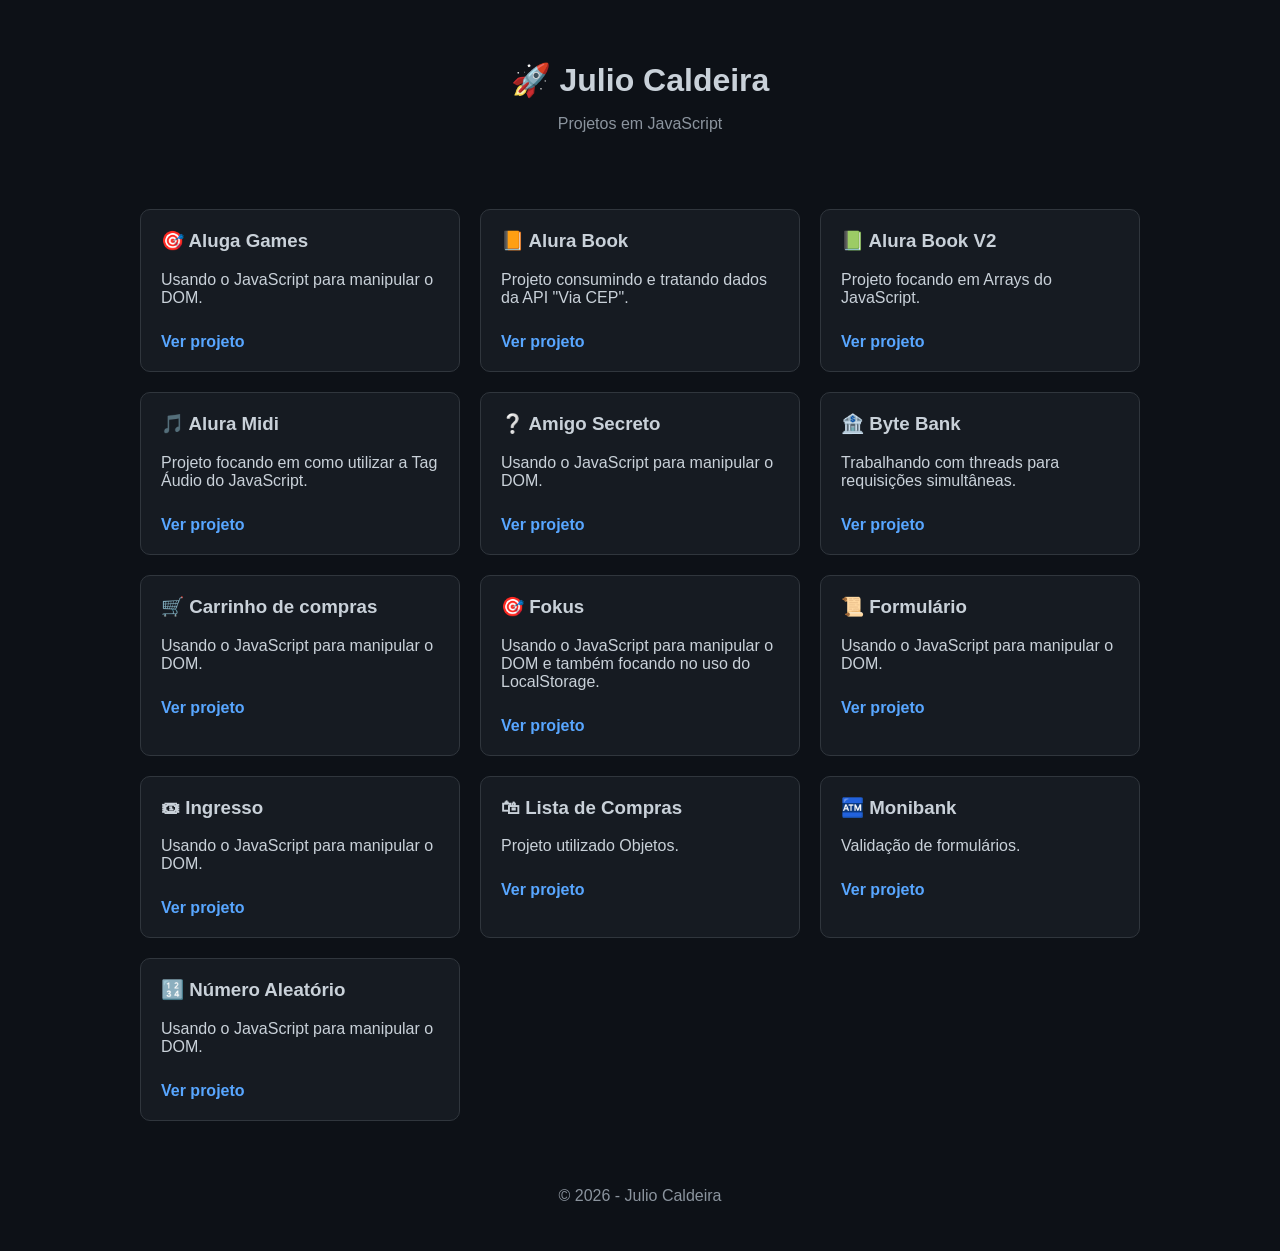
<file: index.html>
<!DOCTYPE html>
<html lang="pt-br">
<head>
  <meta charset="UTF-8">
  <meta name="viewport" content="width=device-width, initial-scale=1.0">
  <title>Portifólio - Julio Caldeira</title>

  <style>
    body {
      margin: 0;
      font-family: Arial, sans-serif;
      background: #0d1117;
      color: #c9d1d9;
    }

    header {
      text-align: center;
      padding: 40px 20px;
    }

    header h1 {
      margin-bottom: 10px;
    }

    header p {
      color: #8b949e;
    }

    .container {
      max-width: 1000px;
      margin: auto;
      padding: 20px;
    }

    .grid {
      display: grid;
      grid-template-columns: repeat(auto-fit, minmax(250px, 1fr));
      gap: 20px;
    }

    .card {
      background: #161b22;
      padding: 20px;
      border-radius: 10px;
      transition: 0.3s;
      border: 1px solid #30363d;
    }

    .card:hover {
      transform: translateY(-5px);
      border-color: #58a6ff;
    }

    .card h3 {
      margin-top: 0;
    }

    .card a {
      display: inline-block;
      margin-top: 10px;
      text-decoration: none;
      color: #58a6ff;
      font-weight: bold;
    }

    footer {
      text-align: center;
      padding: 30px;
      color: #8b949e;
    }
  </style>
</head>

<body>

  <header>
    <h1>🚀 Julio Caldeira</h1>
    <p>Projetos em JavaScript</p>
  </header>

  <div class="container">
    <div class="grid">

      <div class="card">
        <h3>🎯 Aluga Games</h3>
        <p>Usando o JavaScript para manipular o DOM.</p>
        <a href="./AlugaGames">Ver projeto</a>
      </div>

      <div class="card">
        <h3>📙 Alura Book</h3>
        <p>Projeto consumindo e tratando dados da API "Via CEP".</p>
        <a href="./AluraBooks/">Ver projeto</a>
      </div>

      <div class="card">
        <h3>📗 Alura Book V2</h3>
        <p>Projeto focando em Arrays do JavaScript.</p>
        <a href="./AluraBooks_2/">Ver projeto</a>
      </div>

      <div class="card">
        <h3>🎵 Alura Midi</h3>
        <p>Projeto focando em como utilizar a Tag Áudio do JavaScript.</p>
        <a href="./AluraMidi/">Ver projeto</a>
      </div>

      <div class="card">
        <h3>❔ Amigo Secreto</h3>
        <p>Usando o JavaScript para manipular o DOM.</p>
        <a href="./AmigoSecreto/">Ver projeto</a>
      </div>

      <div class="card">
        <h3>🏦 Byte Bank</h3>
        <p>Trabalhando com threads para requisições simultâneas.</p>
        <a href="./ByteBank/">Ver projeto</a>
      </div>

      <div class="card">
        <h3>🛒 Carrinho de compras</h3>
        <p>Usando o JavaScript para manipular o DOM.</p>
        <a href="./CarrinhoCompras/">Ver projeto</a>
      </div>

      <div class="card">
        <h3>🎯 Fokus</h3>
        <p>Usando o JavaScript para manipular o DOM e também focando no uso do LocalStorage.</p>
        <a href="./Fokus/">Ver projeto</a>
      </div>

      <div class="card">
        <h3>📜 Formulário</h3>
        <p>Usando o JavaScript para manipular o DOM.</p>
        <a href="./Formulário/">Ver projeto</a>
      </div>

      <div class="card">
        <h3>🎟 Ingresso</h3>
        <p>Usando o JavaScript para manipular o DOM.</p>
        <a href="./Ingresso/">Ver projeto</a>
      </div>

      <div class="card">
        <h3>🛍 Lista de Compras</h3>
        <p>Projeto utilizado Objetos.</p>
        <a href="./ListaDeCompras/">Ver projeto</a>
      </div>

      <div class="card">
        <h3>🏧 Monibank</h3>
        <p>Validação de formulários.</p>
        <a href="./Monibank/">Ver projeto</a>
      </div>

      <div class="card">
        <h3>🔢 Número Aleatório</h3>
        <p>Usando o JavaScript para manipular o DOM.</p>
        <a href="./NumeroAleatório/">Ver projeto</a>
      </div>
      
    </div>
  </div>

  <footer>
    <p>© 2026 - Julio Caldeira</p>
  </footer>

</body>
</html>
</file>
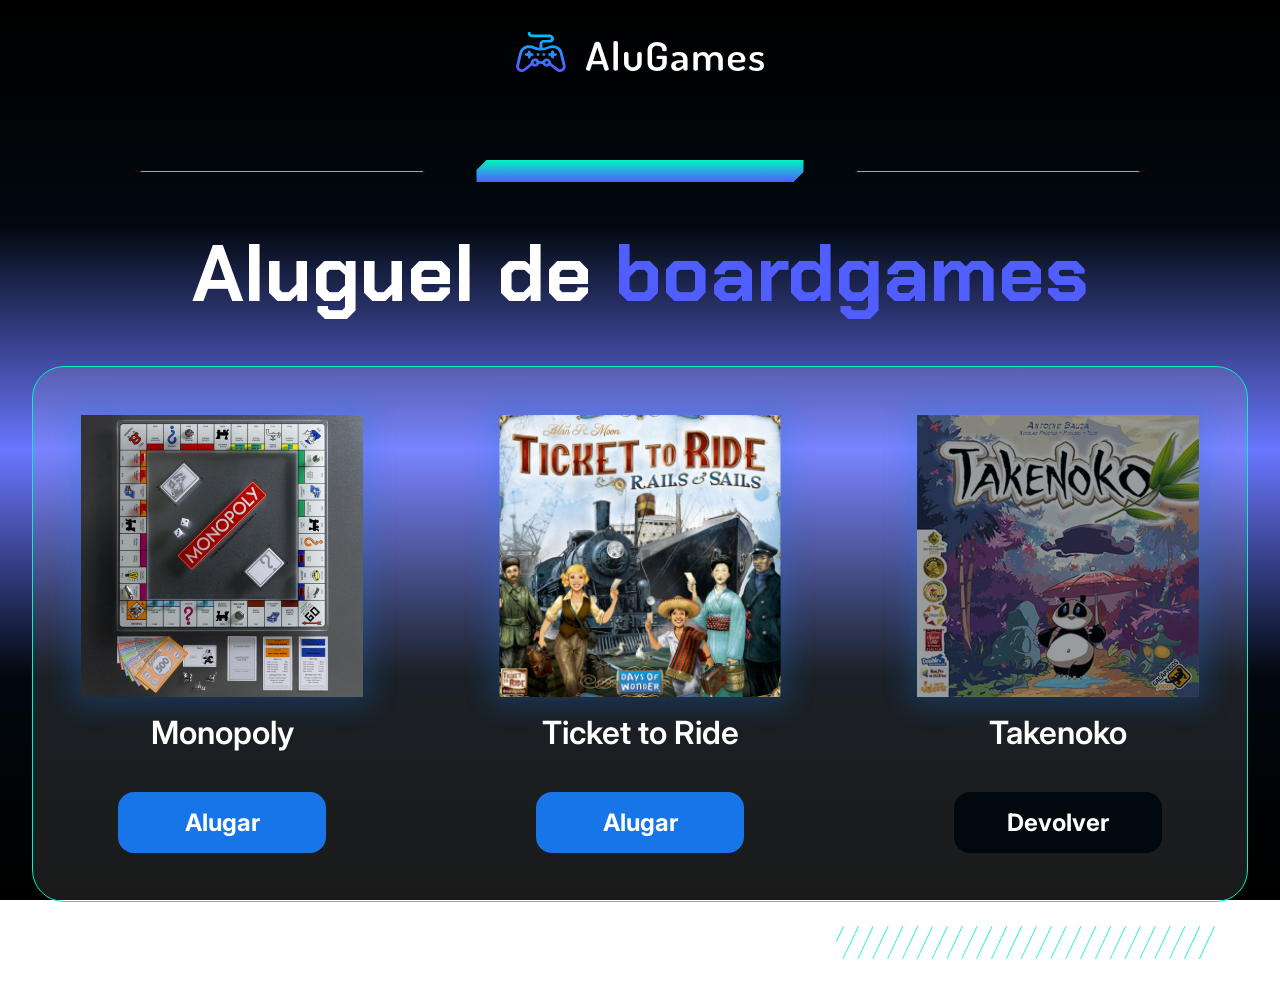
<file: AlugaGames/index.html>
<!DOCTYPE html>
<html lang="en">

<head>
    <meta charset="UTF-8">
    <meta name="viewport" content="width=device-width, initial-scale=1.0">
    <title>AluGames</title>
    <link rel="stylesheet" href="css/main.css">
</head>

<body class="body">
    <main class="container main">
        <img src="img/logo.svg" alt="Logo AluGames">
        <section class="divisor">
            <div class="divisor__line"></div>
            <img src="img/fade_bar.svg" alt="Visual bar" class="divisor__bar">
            <div class="divisor__line"></div>
        </section>
        <h1 class="page-title">Aluguel de <span class="page-title__emphasis">boardgames</span></h1>
        <section class="dashboard">
            <ul class="dashboard__items">
                <li class="dashboard__items__item" id="game-1">
                    <div class="dashboard__item__img">
                        <img src="img/monopoly.png" alt="Capa jogo Monopoly">
                    </div>
                    <p class="dashboard__item__name">Monopoly</p>
                    <a onclick="alterarStatus(1)" href="#" class="dashboard__item__button">Alugar</a>
                </li>
                <li class="dashboard__items__item" id="game-2">
                    <div class="dashboard__item__img">
                        <img src="img/ticket_to_ride.png" alt="Capa jogo Ticket to Ride">
                    </div>
                    <p class="dashboard__item__name">Ticket to Ride</p>
                    <a onclick="alterarStatus(2)" href="#" class="dashboard__item__button">Alugar</a>
                </li>
                <!--As imagens são alteradas de acordo com os estilos pre-estabelecidos
                no CSS. De acordo com a lógica no javaScript, eu adiciono ou removo novos
                estilos de cor sobre as imagens-->
                <li class="dashboard__items__item" id="game-3">
                    <div class="dashboard__item__img dashboard__item__img--rented">
                        <img src="img/takenoko.png" alt="Capa jogo Takenoko">
                    </div>
                    <p class="dashboard__item__name">Takenoko</p>
                    <a onclick="alterarStatus(3)" href="#" class="dashboard__item__button dashboard__item__button--return">Devolver</a>
                </li>
            </ul>
        </section>
        <img src="img/hachuras.svg" alt="Visual hachuras" class="hachuras">
    </main>

    <script src="js/app.js"></script>
</body>

</html>
</file>
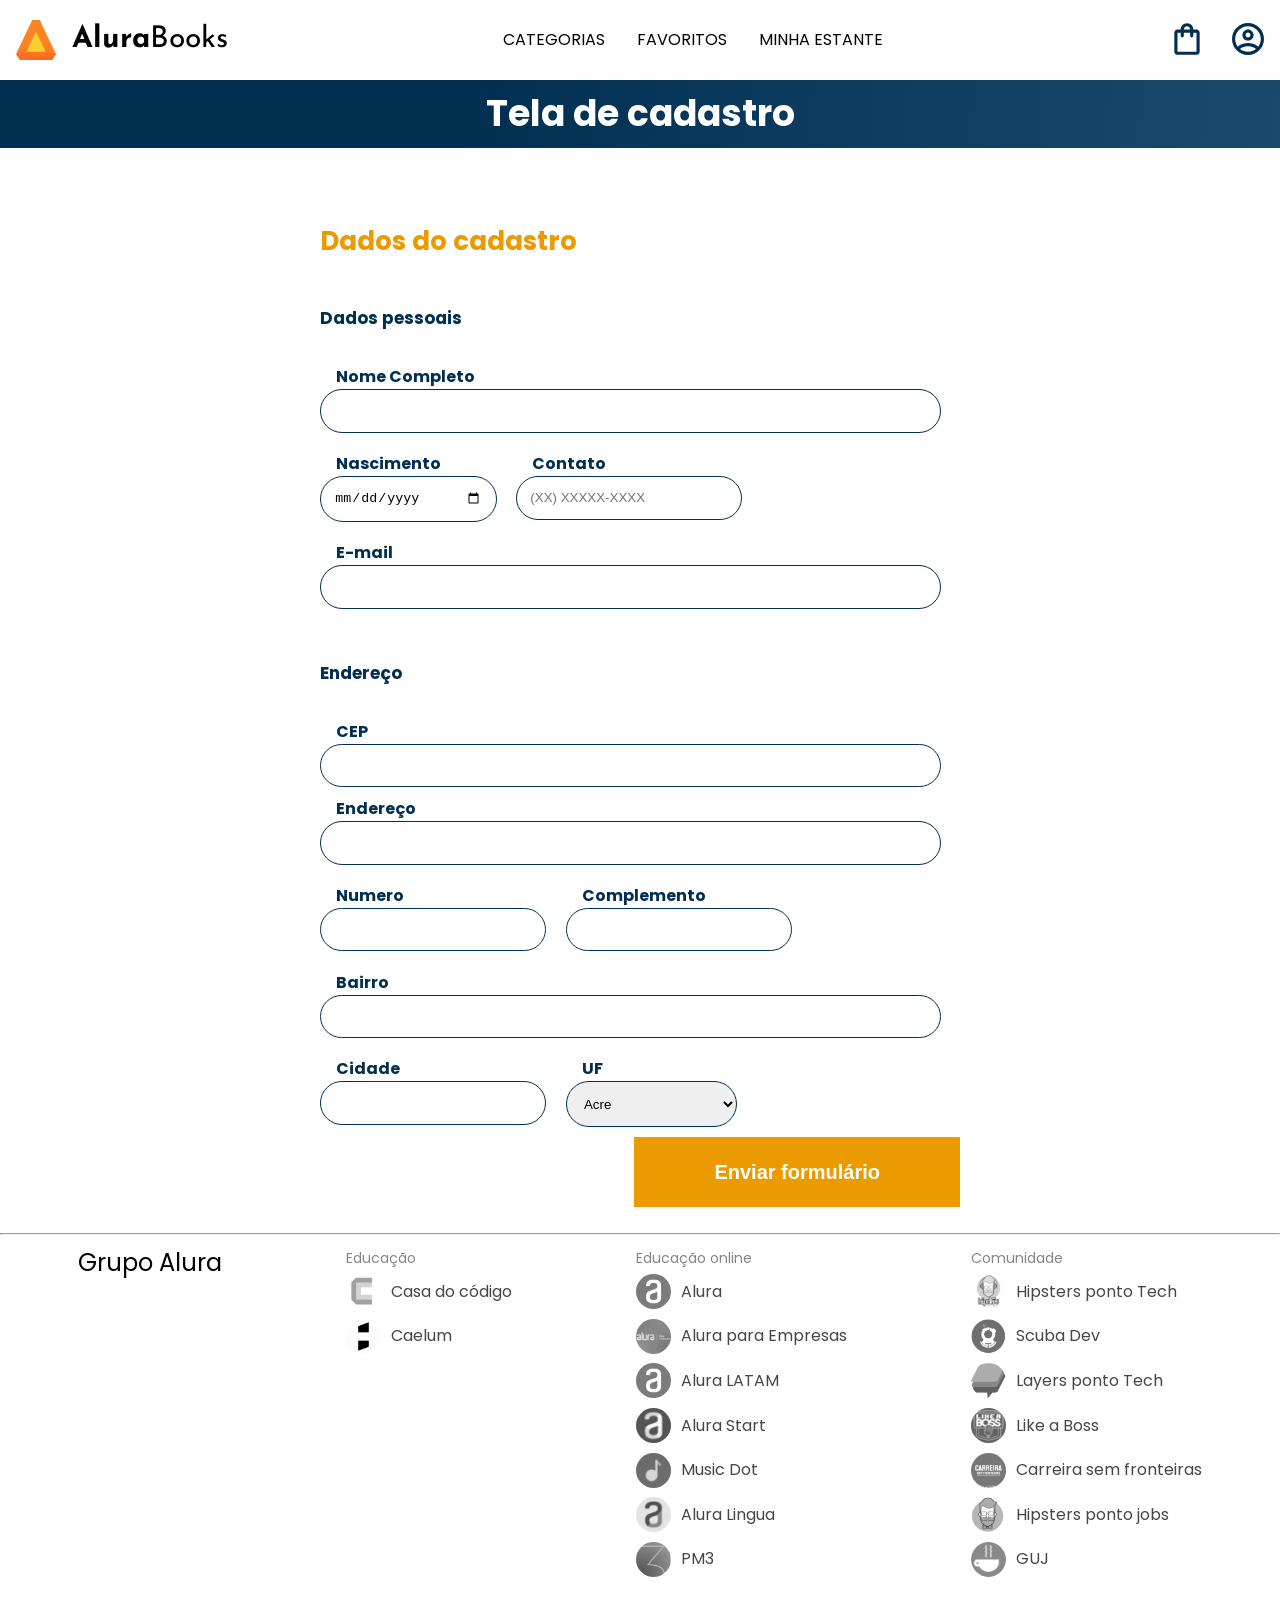
<file: AluraBooks/index.html>
<!DOCTYPE html>
<html lang="en">

<head>
    <meta charset="UTF-8">
    <meta http-equiv="X-UA-Compatible" content="IE=edge">
    <meta name="viewport" content="width=device-width, initial-scale=1.0">
    <link rel="stylesheet" href="./styles/reset.css">
    <link rel="preconnect" href="https://fonts.googleapis.com">
    <link rel="preconnect" href="https://fonts.gstatic.com" crossorigin>
    <link href="https://fonts.googleapis.com/css2?family=Poppins:wght@300;400;500;700&display=swap" rel="stylesheet">
    <link rel="stylesheet" href="https://unpkg.com/swiper@8/swiper-bundle.min.css" />
    <link href="https://fonts.googleapis.com/css2?family=Josefin+Sans:wght@400;700&display=swap" rel="stylesheet">
    <link rel="stylesheet" href="./styles/styles.css">
    <title>Formulário de cadastro</title>
</head>

<body>

    <header class="cabeçalho">
        <div class="container">
            <input type="checkbox" id="menu" class="container__botao">
            <label for="menu" class="container__rotulo">
                <span class="cabeçalho__menu-hamburguer container__imagem"></span>
            </label>
            <ul class="lista-menu">
                <li class="lista-menu__titulo">Categorias</li>
                <li class="lista-menu__item">
                    <a href="#" class="lista-menu__link">Programação</a>
                </li>
                <li class="lista-menu__item">
                    <a href="#" class="lista-menu__link">Front-end</a>
                </li>
                <li class="lista-menu__item">
                    <a href="#" class="lista-menu__link">Infraestrutura</a>
                </li>
                <li class="lista-menu__item">
                    <a href="#" class="lista-menu__link">Business</a>
                </li>
                <li class="lista-menu__item">
                    <a href="#" class="lista-menu__link">Design & UX</a>
                </li>
            </ul>
            <img src="img/Logo.svg" alt="Logo da Alurabooks" class="container__imagem">
            <h1 class="container__titulo"><b class="container__titulo--negrito">Alura</b>Books</h1>
        </div>

        <ul class="opções">
            <input type="checkbox" id="opções-menu" class="opções__botão">
            <li class="opções__item"><a href="#" class="opções__link">Categorias</a></li>
            <li class="opções__item"><a href="#" class="opções__link">Favoritos</a></li>
            <li class="opções__item"><a href="#" class="opções__link">Minha estante</a></li>
        </ul>

        <div class="container">
            <a href="#"><img src="img/Favoritos.svg" alt="Meus favoritos"
                    class="container__imagem container__imagem-transparente"></a>
            <a href="#" class="container__link">
                <img src="img/Compras.svg" alt="Carrinhos de compras" class="container__imagem">
                <p class="container__texto">Minha sacola</p>
            </a>
            <a href="#" class="container__link">
                <img src="img/Usuario.svg" alt="Meu perfil" class="container__imagem">
                <p class="container__texto">Meu perfil</p>
            </a>
        </div>
    </header>

    <section class="banner">
        <h2 class="banner__titulo">Tela de cadastro</h2>
    </section>

    <main class="principal">
        <h2 class="principal__titulo">Dados do cadastro</h2>

        <form class="principal__formulario" id="formulario" target="_blank"
            onsubmit="location.replace('./cadastro-finalizado.html')">
            <h3 class="principal__subtitulo">Dados pessoais</h3>
            <div class="formulario__campo">
                <label class="campo__etiqueta" for="nome">Nome Completo</label>
                <input name="nome" id="nome" class="campo__escrita" required />
            </div>
            <div class="formulario__dupla">
                <div class="formulario__campo">
                    <label class="campo__etiqueta" for="nascimento">Nascimento</label>
                    <input name="nascimento" id="nascimento" type="date" class="campo__escrita" required />
                </div>
                <div class="formulario__campo">
                    <label class="campo__etiqueta" for="telefone">Contato</label>
                    <input name="telefone" id="telefone" type="tel" placeholder="(XX) XXXXX-XXXX" class="campo__escrita"
                        required />
                </div>
            </div>
            <div class="formulario__campo">
                <label class="campo__etiqueta" for="email">E-mail</label>
                <input name="email" id="email" type="email" class="campo__escrita" required />
            </div>

            <h3 class="principal__subtitulo">Endereço</h3>

            <div class="formulario__campo">
                <label class="campo__etiqueta" for="cep">CEP</label>
                <input name="cep" id="cep" class="campo__escrita" required />
                <div id="erro"></div>
            </div>

            <div class="formulario__campo">
                <label class="campo__etiqueta" for="endereco">Endereço</label>
                <input name="endereco" id="endereco" class="campo__escrita" required />
            </div>
            <div class="formulario__dupla">
                <div class="formulario__campo">
                    <label class="campo__etiqueta" for="numero">Numero</label>
                    <input name="numero" id="numero" class="campo__escrita" required />
                </div>
                <div class="formulario__campo">
                    <label class="campo__etiqueta" for="complemento">Complemento</label>
                    <input name="complemento" id="complemento" class="campo__escrita" />
                </div>
            </div>
            <div class="formulario__campo">
                <label class="campo__etiqueta" for="bairro">Bairro</label>
                <input name="bairro" id="bairro" class="campo__escrita" required />
            </div>
            <div class="formulario__dupla">
                <div class="formulario__campo">
                    <label class="campo__etiqueta" for="cidade">Cidade</label>
                    <input name="cidade" id="cidade" class="campo__escrita" required />
                </div>

                <div class="formulario__campo">
                    <label class="campo__etiqueta" for="estado">UF</label>
                    <select id="estado" name="estado" class="campo__escrita">
                        <option value="AC">Acre</option>
                        <option value="AL">Alagoas</option>
                        <option value="AP">Amapá</option>
                        <option value="AM">Amazonas</option>
                        <option value="BA">Bahia</option>
                        <option value="CE">Ceará</option>
                        <option value="DF">Distrito Federal</option>
                        <option value="ES">Espírito Santo</option>
                        <option value="GO">Goiás</option>
                        <option value="MA">Maranhão</option>
                        <option value="MT">Mato Grosso</option>
                        <option value="MS">Mato Grosso do Sul</option>
                        <option value="MG">Minas Gerais</option>
                        <option value="PA">Pará</option>
                        <option value="PB">Paraíba</option>
                        <option value="PR">Paraná</option>
                        <option value="PE">Pernambuco</option>
                        <option value="PI">Piauí</option>
                        <option value="RJ">Rio de Janeiro</option>
                        <option value="RN">Rio Grande do Norte</option>
                        <option value="RS">Rio Grande do Sul</option>
                        <option value="RO">Rondônia</option>
                        <option value="RR">Roraima</option>
                        <option value="SC">Santa Catarina</option>
                        <option value="SP">São Paulo</option>
                        <option value="SE">Sergipe</option>
                        <option value="TO">Tocantins</option>
                        <option value="EX">Estrangeiro</option>
                    </select>
                </div>

            </div>


            <input type="submit" value="Enviar formulário" class="formulario__botao" id="enviar">
        </form>
    </main>

    <hr>
    <footer class="rodapé">
        <h2 class="rodapé__titulo">Grupo Alura</h2>
        <ul class="lista-rodapé">
            <li class="lista-rodapé__titulo">Educação</li>
            <li class="lista-rodapé__item">
                <img src="img/CasaDoCodigo.svg" alt="Logo da casa do código">
                <a href="https://www.casadocodigo.com.br/" class="lista-rodapé__link">Casa do código</a>
            </li>
            <li class="lista-rodapé__item">
                <img src="img/Caelum.svg" alt="Logo da caelum">
                <a href="https://caelum.com.br/" class="lista-rodapé__link">Caelum</a>
            </li>
        </ul>

        <ul class="lista-rodapé">
            <li class="lista-rodapé__titulo">Educação online</li>
            <li class="lista-rodapé__item">
                <img src="img/Alura.svg" alt="Logo da Alura">
                <a href="https://www.alura.com.br/" class="lista-rodapé__link">Alura</a>
            </li>
            <li class="lista-rodapé__item">
                <img src="img/AluraEmpresas.svg" alt="Logo da Alura para Empresas">
                <a href="https://www.alura.com.br/empresas" class="lista-rodapé__link">Alura para Empresas</a>
            </li>
            <li class="lista-rodapé__item">
                <img src="img/AluraLATAM.svg" alt="Logo da Alura Latam">
                <a href="https://www.aluracursos.com/" class="lista-rodapé__link">Alura LATAM</a>
            </li>
            <li class="lista-rodapé__item">
                <img src="img/AluraStart.svg" alt="Logo da Alura START">
                <a href="https://www.alurastart.com.br/" class="lista-rodapé__link">Alura Start</a>
            </li>
            <li class="lista-rodapé__item">
                <img src="img/MusicDot.svg" alt="Logo da Music Dot">
                <a href="https://www.musicdot.com.br/" class="lista-rodapé__link">Music Dot</a>
            </li>
            <li class="lista-rodapé__item">
                <img src="img/AluraLingua.svg" alt="Logo da Alura Lingua">
                <a href="https://www.aluralingua.com.br/" class="lista-rodapé__link">Alura Lingua</a>
            </li>
            <li class="lista-rodapé__item">
                <img src="img/PM3.svg" alt="Logo da PM3">
                <a href="https://www.cursospm3.com.br/" class="lista-rodapé__link">PM3</a>
            </li>
        </ul>

        <ul class="lista-rodapé">
            <li class="lista-rodapé__titulo">Comunidade</li>
            <li class="lista-rodapé__item">
                <img src="img/HipstersTech.svg" alt="Logo do Hipsters ponto Tech">
                <a href="https://hipsters.tech/" class="lista-rodapé__link">Hipsters ponto Tech</a>
            </li>
            <li class="lista-rodapé__item">
                <img src="img/ScubaDev.svg" alt="Logo do Scuba Dev">
                <a href="https://scuba.dev.br/" class="lista-rodapé__link">Scuba Dev</a>
            </li>
            <li class="lista-rodapé__item">
                <img src="img/LayersTech.svg" alt="Logo do Layers ponto Tech">
                <a href="https://layerspontotech.com.br/" class="lista-rodapé__link">Layers ponto Tech</a>
            </li>
            <li class="lista-rodapé__item">
                <img src="img/LikeABoss.svg" alt="Logo do Like a Boss">
                <a href="https://likeaboss.com.br/" class="lista-rodapé__link">Like a Boss</a>
            </li>
            <li class="lista-rodapé__item">
                <img src="img/CarreiraSemFronteira.svg" alt="Logo do Carreira sem fronteiras">
                <a href="https://www.carreirasemfronteiras.com.br/" class="lista-rodapé__link">Carreira sem
                    fronteiras</a>
            </li>
            <li class="lista-rodapé__item">
                <img src="img/HipstersJobs.svg" alt="Logo do Hipsters ponto jobs">
                <a href="https://hipsters.jobs/" class="lista-rodapé__link">Hipsters ponto jobs</a>
            </li>
            <li class="lista-rodapé__item">
                <img src="img/GUJ.svg" alt="Logo do GUJ">
                <a href="https://www.guj.com.br/" class="lista-rodapé__link">GUJ</a>
            </li>
        </ul>
    </footer>

    <script src="script.js"></script>

</body>

</html>
</file>
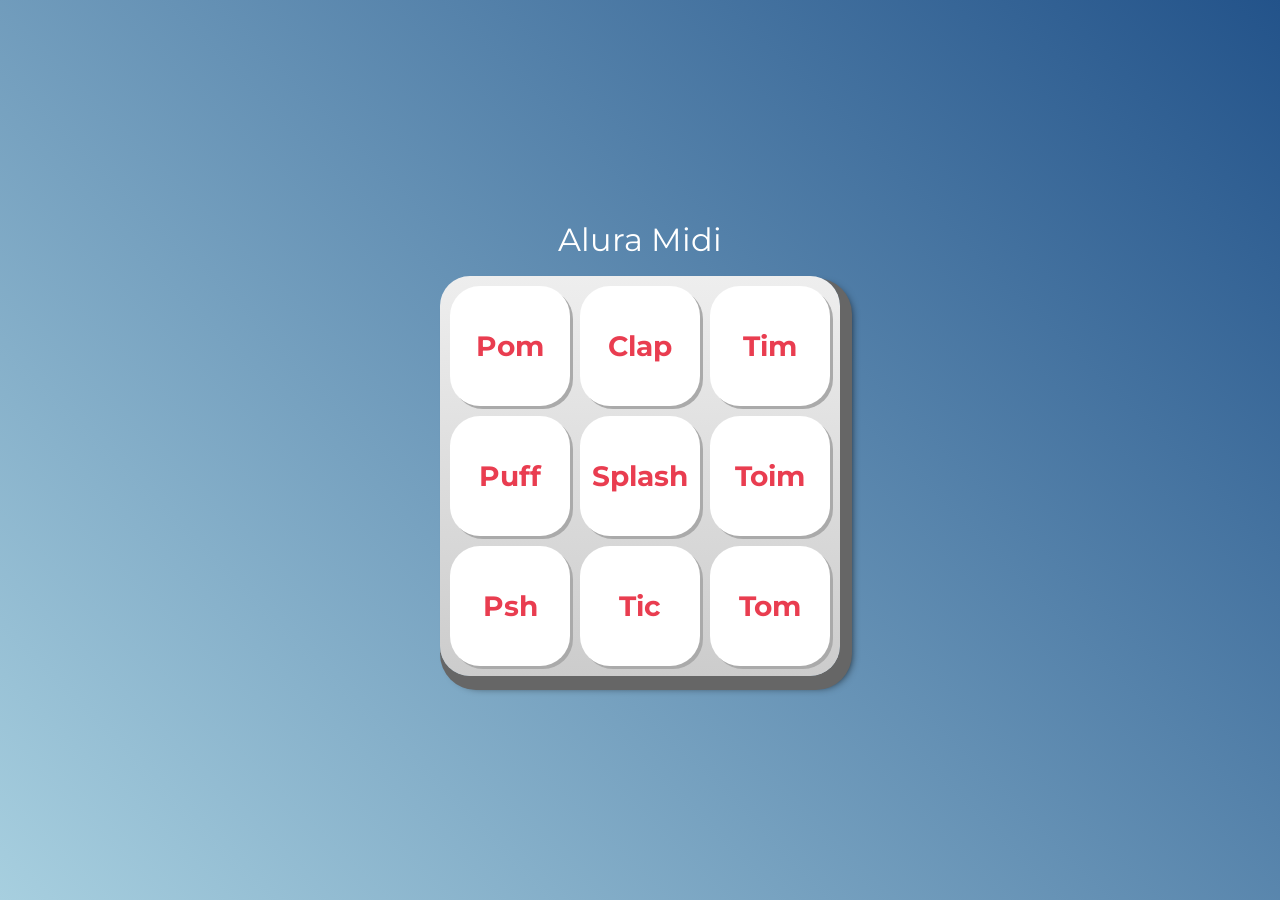
<file: AluraMidi/index.html>
<!DOCTYPE html>
<html lang="pt-BR">
<head>
    <meta charset="UTF-8">
    <meta http-equiv="X-UA-Compatible" content="IE=edge">
    <meta name="viewport" content="width=device-width, initial-scale=1.0">

    <title>Alura MIDI</title>

    <link rel="preconnect" href="https://fonts.googleapis.com">
    <link rel="preconnect" href="https://fonts.gstatic.com" crossorigin>
    <link href="https://fonts.googleapis.com/css2?family=Montserrat:wght@500;600&display=swap" rel="stylesheet">

    <link rel="icon" type="image/png" href="images/bateria.png">
    <link rel="stylesheet" href="css/reset.css">
    <link rel="stylesheet" href="css/estilos.css">

</head>
<body>

    <h1>Alura Midi</h1>

    <section class="teclado">
        <button class="tecla tecla_pom">Pom</button>
        <button class="tecla tecla_clap">Clap</button>
        <button class="tecla tecla_tim">Tim</button>

        <button class="tecla tecla_puff">Puff</button>
        <button class="tecla tecla_splash">Splash</button>
        <button class="tecla tecla_toim">Toim</button>

        <button class="tecla tecla_psh">Psh</button>
        <button class="tecla tecla_tic">Tic</button>
        <button class="tecla tecla_tom">Tom</button>
    </section>

    <audio src="sounds/keyq.wav" id="som_tecla_pom"></audio>
    <audio src="sounds/keyw.wav" id="som_tecla_clap"></audio>
    <audio src="sounds/keye.wav" id="som_tecla_tim"></audio>
    <audio src="sounds/keya.wav" id="som_tecla_puff"></audio>
    <audio src="sounds/keys.wav" id="som_tecla_splash"></audio>
    <audio src="sounds/keyd.wav" id="som_tecla_toim"></audio>
    <audio src="sounds/keyz.wav" id="som_tecla_psh"></audio>
    <audio src="sounds/keyx.wav" id="som_tecla_tic"></audio>
    <audio src="sounds/keyc.wav" id="som_tecla_tom"></audio>

    <script src="main.js"></script>

</body>
</html>
</file>
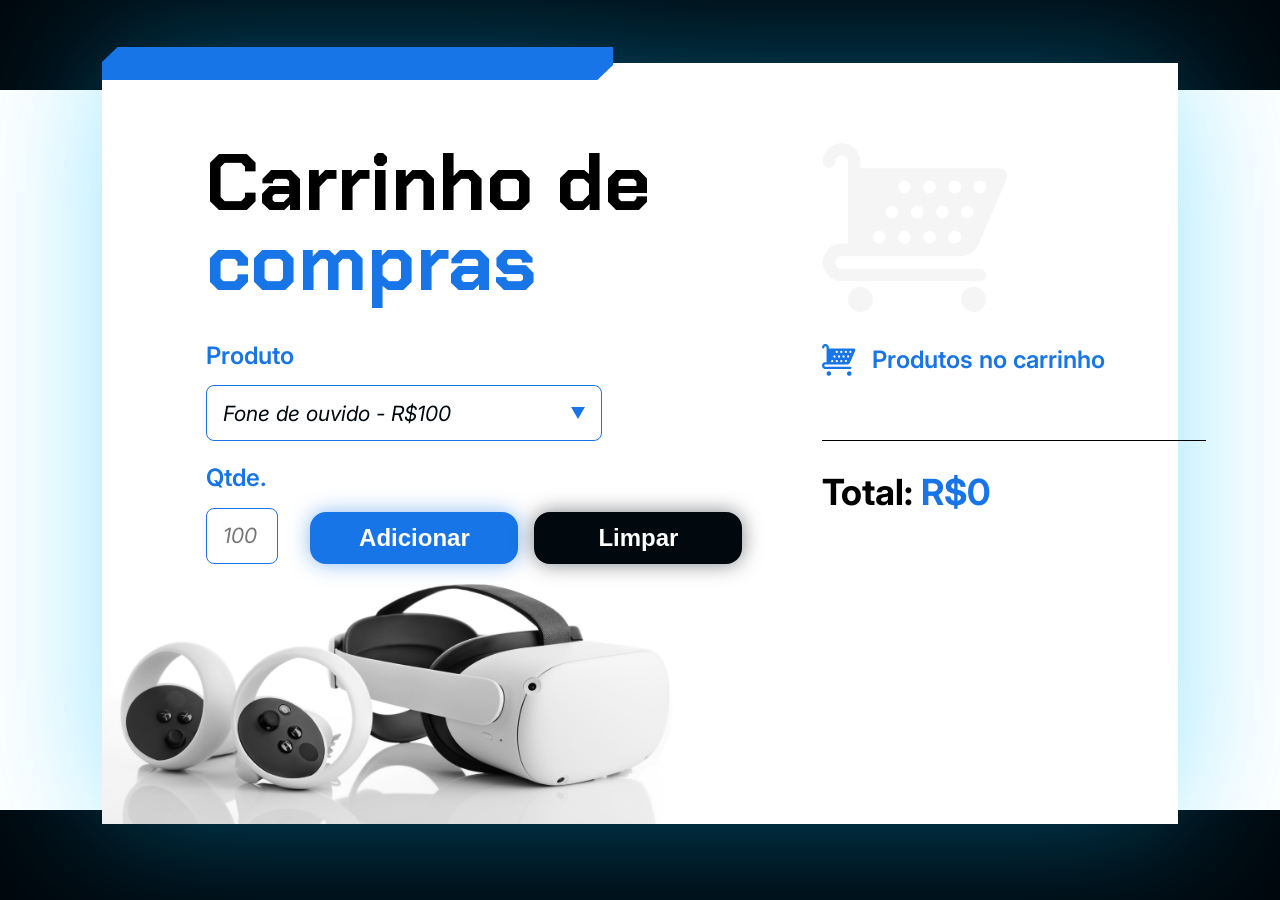
<file: CarrinhoCompras/index.html>
<!DOCTYPE html>
<html lang="en">

<head>
  <meta charset="UTF-8">
  <meta name="viewport" content="width=device-width, initial-scale=1.0">

  <link rel="preconnect" href="https://fonts.googleapis.com">
  <link rel="preconnect" href="https://fonts.gstatic.com" crossorigin>
  <link href="https://fonts.googleapis.com/css2?family=Chakra+Petch:wght@700&family=Inter:wght@400;600;700&display=swap"
    rel="stylesheet">
  <link rel="stylesheet" href="style.css">

  <title>Carrinho de compras</title>
</head>

<body>
  <main class="conteudo-principal">
    <div class="grafismo-azul"></div>
    <section class="adicionar-produto">
      <h1 class="titulo">
        Carrinho de <span class="texto-azul">compras</span>
      </h1>

      <form class="formulario">
        <label class="campo-grupo">
          <span class="texto-medio-azul">Produto</span>
          <select class="produto-input" name="produto" id="produto">
            <option value="Fone de ouvido - R$100">Fone de ouvido - R$100</option>
            <option value="Celular - R$1400">Celular - R$1400</option>
            <option value="Oculus VR - R$5000">Oculus VR - R$5000</option>
            <option value="Microfone ATR - R$1800">Microfone ATR - R$1800</option>
          </select>
          </div>
        </label>

        <section class="parte-inferior">
          <label class="campo-grupo">
            <span class="texto-medio-azul">Qtde.</span>
            <input class="quantidade-input" id="quantidade" type="number" placeholder="100">
          </label>

          <section class="botoes-wrapper">
            <button onclick="adicionar()" type="button" class="botao-form botao-adicionar">Adicionar</button>
            <button onclick="limpar()" type="button" class="botao-form botao-limpar">Limpar</button>
          </section>
        </section>
      </form>
    </section>
    <section class="carrinho">
      <img src="./assets/carrinho-cinza.svg" alt="Imagem de um carrinho de compras cinza">

      <div class="titulo-wrapper">
        <img src="./assets/icone-carrinho.svg" alt="ícone de carrinho">

        <h2 class="carrinho__titulo">Produtos no carrinho</h2>
      </div>

      <section class="carrinho__produtos" id="lista-produtos">
            <!--<section class="carrinho__produtos__produto">
          <span class="texto-azul">1x</span> Celular <span class="texto-azul">R$1400</span>
               </section>-->
      </section>

      <div class="divisoria"></div>

      <p class="carrinho__total">
        Total: <span class="texto-azul" id="valor-total">R$0</span>
      </p>
    </section>
  </main>

  <script src="js/app.js"></script>
</body>

</html>
</file>
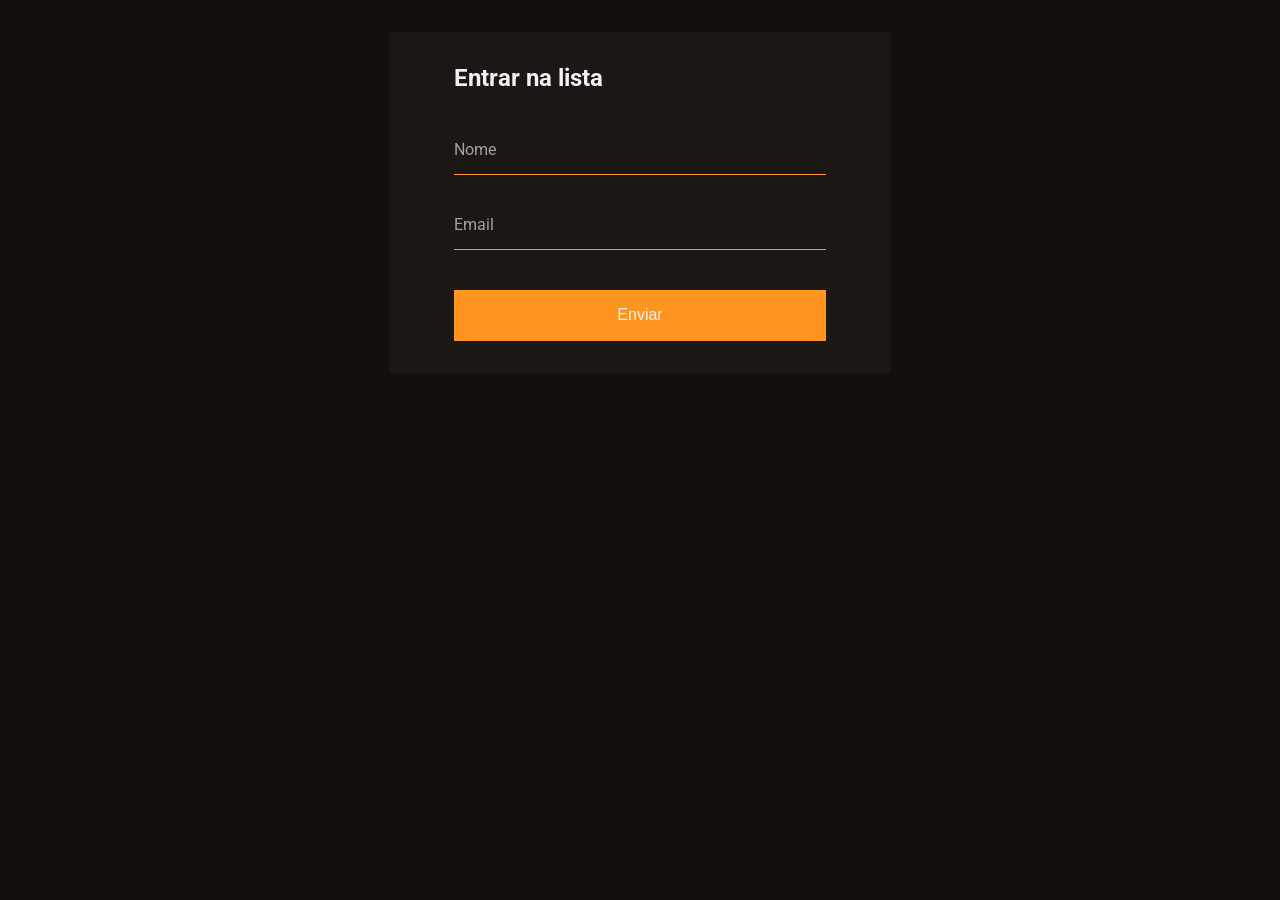
<file: Formulário/index.html>
<!DOCTYPE html>
<html lang="en">

<head>
  <meta charset="UTF-8">
  <meta name="viewport" content="width=device-width, initial-scale=1.0">
  <title>Form Validation with HTML API</title>

  <link rel="stylesheet" href="style.css">
  <link rel="stylesheet" href="https://fonts.googleapis.com/css2?family=Roboto:wght@300;700&display=swap">

  <script src="script.js" defer></script>
</head>

<body>

  <form action="">
    <h2>
      Entrar na lista
    </h2>

    <div class="input">
      <input required type="text" />
      <label>Nome</label>
      <span class="error"></span>
    </div>


    <div class="input">
      <input required type="email" />
      <label>Email</label>
      <span class="error"></span>
    </div>

    <button type="submit">Enviar</button>

  </form>
</body>

</html>
</file>
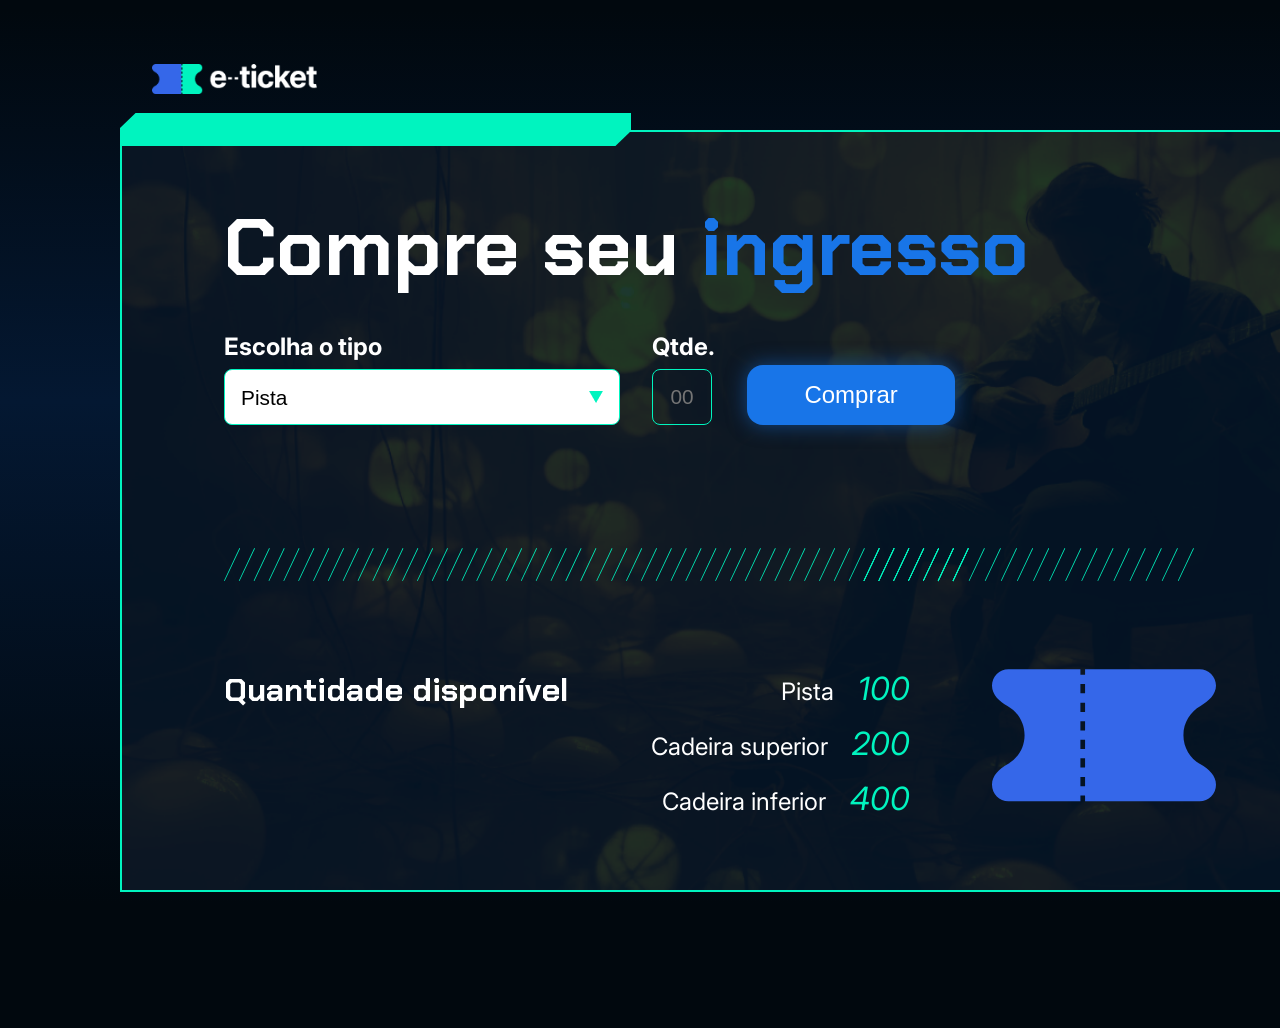
<file: Ingresso/index.html>
<!DOCTYPE html>
<html lang="pt-BR">

<head>
    <meta charset="UTF-8">
    <meta name="viewport" content="width=device-width, initial-scale=1.0">
    <link rel="preconnect" href="https://fonts.googleapis.com">
    <link rel="preconnect" href="https://fonts.gstatic.com" crossorigin>
    <link href="https://fonts.googleapis.com/css2?family=Chakra+Petch:wght@700&family=Inter:wght@400;700&display=swap" rel="stylesheet">
    <link rel="stylesheet" href="./styles/_reset.css">
    <link rel="stylesheet" href="./styles/style.css">
    <title>e-Ticket</title>
</head>

<body>
    <header>
        <img class="logo" src="./assets/PNG/Logo e-tricket.png" alt="Logo">
    </header>
    <main class="container">

        <div class="grafismo"></div>
        <h1>Compre seu <span>ingresso</span></h1>
        <form action="">
            <label class="input-group">
                Escolha o tipo
                <select name="tipo-ingresso" id="tipo-ingresso">
                    <option value="pista">Pista</option>
                    <option value="superior">Cadeira superior</option>
                    <option value="inferior">Cadeira inferior</option>
                </select>
            </label>
            <label class="input-group">Qtde.
                <input type="number" id="qtd" placeholder="00" min="1" max="10">
            </label>
            <button onclick="comprar()" type="button">Comprar</button>
        </form>
        <img class="hachuras" src="./assets/SVG/Hachuras.svg" alt="">
        <section>
            <h2>Quantidade disponível</h2>

            <ul class="lista">
                <li>Pista<span id="qtd-pista">100</span></li>
                <li>Cadeira superior<span id="qtd-superior">200</span></li>
                <li>Cadeira inferior<span id="qtd-inferior">400</span></li>
                
            </ul>
            <img src="./assets/Ingresso.svg" alt="">
        </section>
    </main>

    <script src="js/app.js"></script>
</body>

</html>
</file>
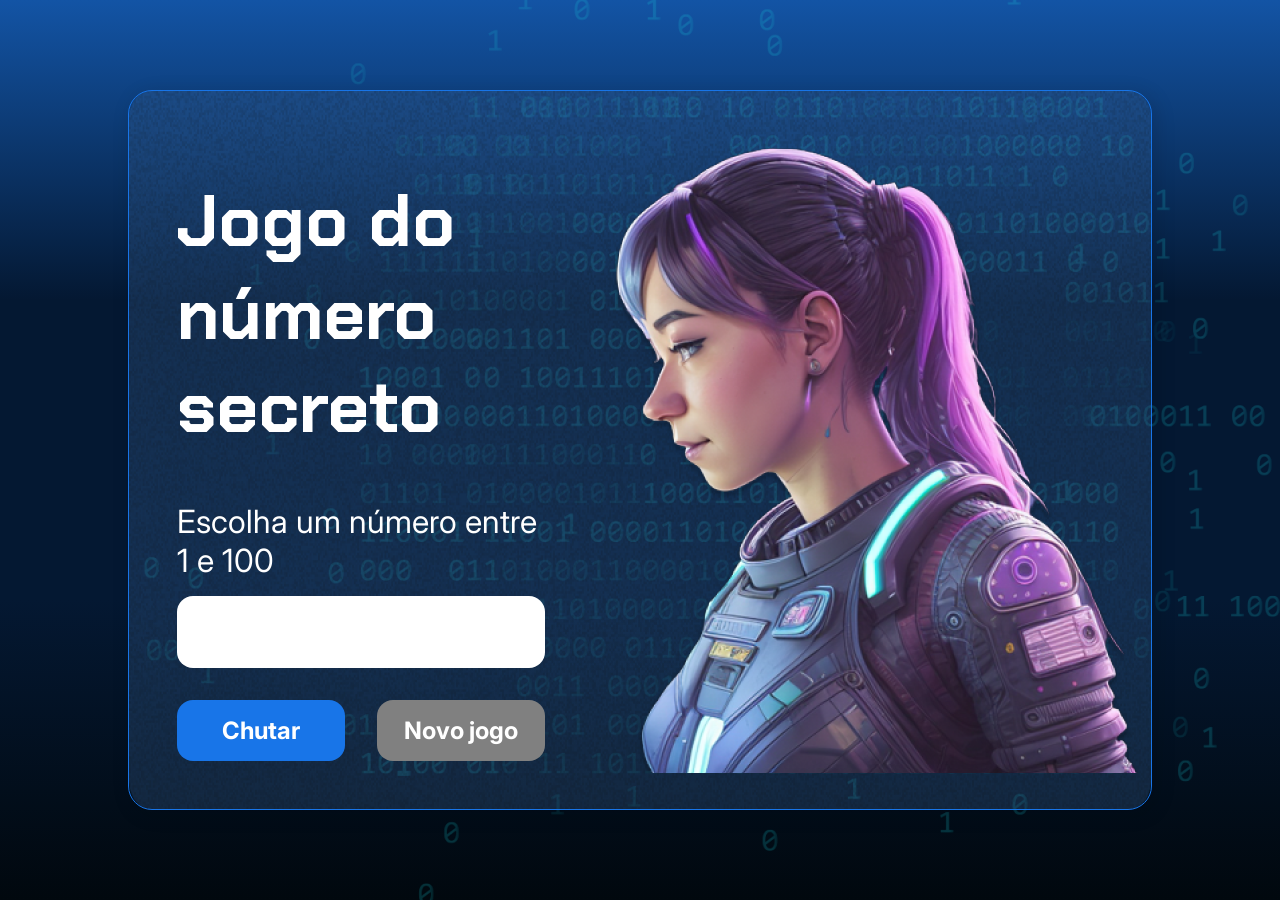
<file: NumeroAleatório/index.html>
<!DOCTYPE html>
<html lang="pt-br">

<head>
    <meta charset="UTF-8">
    <meta name="viewport" content="width=device-width, initial-scale=1.0">
    <script src="https://code.responsivevoice.org/responsivevoice.js"></script>
    <link rel="preconnect" href="https://fonts.googleapis.com">
    <link rel="preconnect" href="https://fonts.gstatic.com" crossorigin>
    <link href="https://fonts.googleapis.com/css2?family=Chakra+Petch:wght@700&family=Inter:wght@400;700&display=swap"
        rel="stylesheet">
    <link rel="stylesheet" href="style.css">
    <title>JS Game</title>
</head>

<body>
    <div class="container">
        <div class="container__conteudo">
            <div class="container__informacoes">
                <div class="container__texto">
                    <h1></h1>
                    <p class="texto__paragrafo"></p>
                </div>
                <input type="number" min="1" max="10" class="container__input">
                <div class="chute container__botoes"> 
                    <!--ao clicar neste botão, chamo a funcão no javaScript-->  
                    <button onclick="verificarChute()" class="container__botao">Chutar</button>
                    <button onclick="reiniciarJogo()" id="reiniciar" class="container__botao" disabled>Novo jogo</button>
                </div>
            </div>
            <img src="./img/ia.png" alt="Uma pessoa olhando para a esquerda" class="container__imagem-pessoa" />
        </div>
    </div>
    <script src="app.js" defer></script>
</body>

</html>
</file>
<file: AlugaGames/css/main.css>
@import url(_reset.css);
@import url('https://fonts.googleapis.com/css2?family=Chakra+Petch:wght@700&family=Inter:wght@600;700&display=swap');

.body {
    color: #FFFFFF;

    min-height: 100vh;

    background: rgb(0, 0, 0);
    background: linear-gradient(to bottom, rgba(0, 0, 0, 1) 0%, rgba(1, 8, 14, 1) 25%, rgba(80, 94, 255, 0.85) 50%, rgba(1, 8, 14, 1) 75%, rgba(0, 0, 0, 1) 100%);
    background-repeat: no-repeat;
    background-attachment: fixed;

    display: flex;
    flex-direction: column;
    justify-content: center;

    padding: 2rem;
}

@media screen and (min-width: 1440px) {
    .body {
        padding: 2rem calc((100vw - 1086px)/2);
    }
}

.main {
    display: flex;
    flex-direction: column;
    align-items: center;
}

.divisor {
    display: flex;
    gap: 53px;
    align-items: center;

    margin: 88px 0px 40px;
}

.divisor__line {
    height: 1px;
    width: 282px;
    background-color: #00F4BF;
}

.page-title {
    font-family: 'Chakra Petch', sans-serif;
    font-weight: 700;
    font-size: 5rem;

    margin-bottom: 2.5rem;
}

.page-title__emphasis {
    color: #505EFF;
}

.dashboard {
    background-color: rgba(255, 255, 255, 0.1);

    border-radius: 2rem;
    border-width: 1px;
    border-style: solid;
    border-color: #00F4BF;

    padding: 3rem;
    width: 100%;
}

.dashboard__items {
    display: flex;
    justify-content: space-between;
}

.dashboard__items__item {
    display: flex;
    flex-direction: column;
    align-items: center;
    justify-content: flex-start;

    font-family: 'Inter', sans-serif;
}

.dashboard__item__img {
    box-shadow: 0px 0px 24px 8px rgba(24, 118, 232, 0.25);

    margin-bottom: 1rem;
}

.dashboard__item__img--rented {
    position: relative;
}

.dashboard__item__img--rented::after {
    content: "";
    display: block;
    width: 100%;
    height: 100%;

    position: absolute;
    top: 0;
    
    background-color: rgba(1, 8, 14, 0.4);
}

.dashboard__item__name {
    font-weight: 600;
    font-size: 2rem;

    margin-bottom: 2.5rem;
}

.dashboard__item__button {
    display: flex;
    justify-content: center;

    font-weight: 700;
    font-size: 1.5rem;

    padding: 1rem 1.5rem;
    min-width: 13rem;

    border-radius: 1rem;

    background-color: #1875E8;
}

.dashboard__item__button--return {
    background-color: #01080E;
}

.hachuras {
    margin-top: 1.5rem;
    margin-right: 33px;
    align-self: flex-end;
}
</file>
<file: AluraBooks/styles/styles.css>
@import url("header.css");
@import url("banner.css");
@import url("formulario.css");
@import url("rodape.css");
@import url("cadastro.css");

:root {
    --cor-de-fundo: #EBECEE;
    --branco: #FFFFFF;
    --laranja: #EB9B00;
    --azul-degrade: linear-gradient(97.54deg, #002F52 35.49%, #326589 165.37%);
    --fonte-principal: "Poppins";
    --azul: #002F52;
    --fonte-secundario: "Josefin Sans";
    --preto: #000000;
    --cinza: #474646;
    --cinza-claro: #858585;
    --vermelho: #D94937;
}

body {
    background-color: var(--branco);
    font-family: var(--fonte-principal);
    font-size: 16px;
    font-weight: 400;
}
</file>
<file: AluraMidi/css/estilos.css>
:root {
  --cinza: #aaa;
  --vermelha: #e93d50;
  --vermelha-escura: #af303f;
  --branca: #fff;
  --luz: rgb(229, 255, 0);
} 

body {
  align-items: center;
  background: linear-gradient(45deg, #a7cfdf 0%,#23538a 100%);
  display: flex;
  justify-content: center;
  flex-direction: column;
  font-family: 'Montserrat', sans-serif;
  min-height: 100vh;
}

h1 {
  color: var(--branca);
  margin-bottom: 20px;
  font-size: 2rem;
}

.teclado {
  background: linear-gradient(to bottom, #eeeeee 0%,#cccccc 100%);
  box-shadow: 6px 8px 0 6px #666, 10px 10px 10px #000;
  border-radius: 30px;
  display: grid;
  gap: 10px;
  grid-template-columns: repeat(3, 1fr);
  padding: 10px;
}

.tecla {
  background-color: var(--branca);
  border-radius: 30px;
  box-shadow: 3px 3px 0 var(--cinza);
  color: var(--vermelha);
  cursor: pointer;
  height: 120px;
  font-size: 1.75em;
  font-weight: bold;
  line-height: 120px;
  text-align: center;
  width: 120px;
}

.tecla.ativa,
.tecla:active {
  background-color: var(--vermelha);
  border: 4px solid  var(--vermelha);
  box-shadow: 3px 3px 0 var(--vermelha-escura) inset;
  color: var(--branca);
  outline: none;
}

.tecla.focus,
.tecla:focus {
  outline: none;
  box-shadow: 1px 1px 10px var(--luz);
}

.tecla.active:focus,
.tecla:active:focus {
  box-shadow: 3px 3px 0 var(--vermelha-escura) inset, 1px 1px 10px var(--luz);
}
</file>
<file: CarrinhoCompras/style.css>
* {
  margin: 0;
  padding: 0;
  box-sizing: border-box;
}

body {
  min-height: 100vh;
  height: auto;
  background: linear-gradient(to bottom,
      #01080E 10%,
      #FFF 10%,
      #FFF 90%,
      #01080E 90%);
  padding: 7vh 8vw 5vh;
  font-family: 'Inter', sans-serif;
  font-size: 16px;
}

button {
  background: inherit;
  color: inherit;
  border: 0;
}

select {
  appearance: none;
}

input[type="number"]::-webkit-outer-spin-button,
input[type="number"]::-webkit-inner-spin-button {
    -webkit-appearance: none;
    margin: 0;
}

input[type="number"] {
    appearance: textfield;
}

.texto-medio-azul {
  color: var(--Light-Blue, #1875E8);
  font-size: 1.5rem;
  font-style: normal;
  font-weight: 600;
  line-height: 110%; /* 1.65rem */
}

.conteudo-principal {
  filter: drop-shadow(0px 0px 70px rgba(2, 189, 255, 0.40));
  min-height: 100%;
  padding: 5rem 6.5rem;
  
  display: grid;
  grid-template-columns: 1.375fr 1fr;
  column-gap: 5rem;

  background: white url('./assets/oculos.png') no-repeat bottom left;
  background-size: auto 40%;

  position: relative;
  background-position: left bottom -40px;
}

.grafismo-azul {
  position: absolute;
  width: 31.9375rem;
  height: 2.0625rem;
  background-image: url('./assets/grafismo-azul.svg');
  top: -1rem;
}

.titulo {
  font-family: 'Chakra Petch', sans-serif;
  font-size: 5rem;
  font-style: normal;
  font-weight: 700;
  line-height: 100%;
  margin-bottom: 2.5rem;
}

.texto-azul {
  color: #1875E8;
}

.formulario {
  display: flex;
  flex-direction: column;
  align-items: flex-start;
  gap: 1.5rem;
}

.formulario .campo-grupo {
  display: flex;
  flex-direction: column;
  align-items: flex-start;
  gap: 1rem;
}

.produto-input {
  width: 24.75rem;
  height: 3.5rem;
  padding: 1rem;
  border-radius: 0.5rem;
  border: 1px solid var(--Light-Blue, #1875E8);

  color: var(--Void, #01080E);
  font-family: Inter;
  font-size: 1.3125rem;
  font-style: italic;
  font-weight: 400;
  line-height: 110%;
  
  background: url('./assets/arrow-down.svg') no-repeat right 1rem top 50%;
}

.dropdown {
  width: 3.375rem;
  height: 3.5rem;
  padding: 1rem;
  justify-content: center;
  align-items: center;
  gap: 0.625rem;
  border-radius: 0rem 0.5rem 0.5rem 0rem;
  border: 1px solid var(--Light-Blue, #1875E8);
  cursor: pointer;
}

.formulario > .parte-inferior {
  display: flex;
  align-items: flex-end;
  gap: 2rem;
}

.quantidade-input {
  display: flex;
  height: 3.5rem;
  padding: 1rem;
  width: 4.5rem;
  border-radius: 0.5rem;
  border: 1px solid var(--Light-Blue, #1875E8);

  color: var(--Void, #01080E);
  font-family: Inter;
  font-size: 1.3125rem;
  font-style: italic;
  font-weight: 400;
  line-height: 110%;
}

.botoes-wrapper {
  display: flex;
  align-items: flex-end;
  gap: 1rem;
}

.botao-form {
  display: flex;
  flex-direction: column;
  justify-content: center;
  align-items: center;
  width: 13rem;
  height: 3.25rem;
  padding: 1rem 1.5rem;
  gap: 0.625rem;
  border-radius: 1rem;
  cursor: pointer;
}

.botao-adicionar {
  background: var(--Light-Blue, #1875E8);
  box-shadow: 0px 0px 20px 0px rgba(24, 117, 232, 0.50);

  color: var(--Branco, #FFF);
  font-size: 1.5rem;
  font-weight: 700;
  line-height: normal;
}

.botao-limpar {
  border-radius: 1rem;
  background: var(--Void, #01080E);
  box-shadow: 0px 0px 20px 0px rgba(1, 8, 14, 0.50);

  color: var(--Branco, #FFF);
  font-size: 1.5rem;
  font-weight: 700;
  line-height: normal;
}

.carrinho {
  display: flex;
  width: 24rem;
  flex-direction: column;
  align-items: flex-start;
  gap: 2rem;
}

.titulo-wrapper {
  display: flex;
  align-items: center;
  gap: 1rem;
}

.carrinho__titulo {
  color: var(--Light-Blue, #1875E8);
  font-family: Inter;
  font-size: 1.5rem;
  font-style: normal;
  font-weight: 600;
  line-height: 110%; /* 1.65rem */
}

.carrinho__produtos {
  display: flex;
  flex-direction: column;
  align-items: flex-start;
  gap: 1rem;
}

.carrinho__produtos__produto {
  font-size: 1.3125rem;
  font-style: italic;
  font-weight: 400;
  line-height: 110%; /* 1.44375rem */
}

.divisoria {
  width: 24rem;
  height: 0.0625rem;
  background: #000;
}

.carrinho__total {
  font-size: 2.25rem;
  font-weight: 700;
  line-height: 110%; /* 2.475rem */
}

.adicionar-produto {
  padding-bottom: 180px;
}
</file>
<file: Formulário/style.css>
:root {
    --primary-color: #fd951f;
    --bg-color: #130f0d;
    --text-color: #f0f0f5;
    --light-color: rgba(255, 255, 255, 0.04);
}

* {
    margin: 0;
    padding: 0;
    box-sizing: border-box;
}

html {
    font-family: "Roboto", sans-serif;
    height: 100%;
}

body {
    height: 100vh;

    display: flex;
    flex-direction: column;

    background-color: #130f0d;
    color: #f0f0f5;
}

form {
    background: rgba(255, 255, 255, 0.03);

    width: 100%;
    max-width: 500px;

    margin: 32px auto;
    padding: 32px 64px;

    display: flex;
    flex-direction: column;
}

form h2 {
    margin-bottom: 32px;
}

div.input {
    margin-bottom: 24px;
    position: relative;
}

input,
button {
    /* reset appeareance */
    -moz-appearance: none;
    -webkit-appearance: none;
    appearance: none;

    /* box */
    width: 100%;

    padding: 16px 0;

    border:none;
    border-bottom: 1px solid var(--primary-color);

    background-color: transparent;

    outline: none;

    /* text */
    color: var(--text-color);
    font-size: 1em;

}

button {
    margin-top: 16px;
    background-color: var(--primary-color);
}

input ~ label {
    position: absolute;
    top: 16px;
    left: 0;

    color: rgba(255, 255, 255, 0.6) ;

    transition: .4s;
}
/* Os labels ficam para cima quando o campo estiver em foco ou o conteudo for válido */
input:focus ~ label,
input:valid ~ label {
    transform: translateY(-24px);
    font-size: 0.8em;
    letter-spacing: 0.1em;
}


.input span.error {
    display: flex;
    
    padding: 0;

    background-color: rgba(255, 0, 0, 0.2);
}

.input span.error.active {
    border: 1px solid red;
    padding: 0.4em;
}
</file>
<file: Ingresso/styles/style.css>
body {
    width: 1440px;
    height: 100vh;
    background: linear-gradient(180deg, rgba(1, 8, 14, 1) 1%, rgba(4, 24, 50, 1) 39%, rgba(1, 8, 14, 1) 88%);
    margin: 5% auto;
    color: #fff;
}

header {
    width: 1200px;
    margin: 2rem auto;
}

header .logo {
    width: 196.8px;
    padding-left: 2rem;
}

main.container {
    width: 1200px;
    height: auto;
    border: 2px solid #00F4BF;
    margin: 0 auto;
    padding: 4.5rem 6.38rem;
    background-image: url('../assets/PNG/Imagem\ com\ borda.png');
    background-size: cover;
    position: relative;
}

main.container .grafismo {
    background: url('../assets/SVG/Grafismo\ verde.svg');
    width: 31.9375rem;
    height: 2.0625rem;
    position: absolute;
    top: -19px;
    left: -2px;
}

main.container h1 {
    font-family: 'Chakra Petch', sans-serif;
    font-size: 5rem;
    line-height: 110%;
}

main.container h1 span {
    color: #1875E8;
}

form {
    display: flex;
    align-items: flex-end;
    gap: 2rem;
    margin: 2.5rem 0;
}

form .input-group {
    display: flex;
    flex-direction: column;
    align-items: flex-start;
    gap: .5rem;

    font-family: 'Inter', sans-serif;
    font-weight: 700;
    font-size: 1.5rem;
}

form .input-group select,
form .input-group input {
    background: none;
    color: white;
    border: 1px solid #00F4BF;
    border-radius: .5rem;
    height: 3.5rem;
    padding: .5rem 1rem;
    font-size: 1.3rem;
}

form .input-group select {
    width: 24.75rem;
    appearance: none;
    background: url('../assets/PNG/Arrow\ down.png') no-repeat right 1rem top 50%;
    color: black;
    background-color: white;
}

form .input-group input {
    width: 60px;
}

form .input-group input::placeholder {
    text-align: center;
}

form button {
    color: white;
    font-size: 1.5rem;
    border: none;
    background-color: #1875E8;
    padding: 1rem 1.5rem;
    border-radius: 1rem;
    width: 13rem;
    box-shadow: 0px 0px 20px 0px rgba(24, 117, 232, 0.50);
    cursor: pointer;
}

.hachuras {
    margin: 5.19rem 0;
}

.container section {
    display: flex;
    justify-content: space-between;
    align-items: flex-start;
    align-self: stretch;
}

.container section h2 {
    font-size: 2rem;
}

.container section ul {
    display: flex;
    flex-direction: column;
    align-items: flex-end;
    gap: 1rem;

    font-size: 1.5rem;
    font-family: 'Inter', sans-serif;
    font-weight: 400;
}

.container section ul li span {
    color: #00F4BF;
    font-style: italic;
    font-size: 2rem;
    padding-left: 1.5rem;
}
</file>
<file: NumeroAleatório/style.css>
* {
    box-sizing: border-box;
    margin: 0;
    padding: 0;
    color: white;
}

body {
    background: linear-gradient(#1354A5 0%, #041832 33.33%, #041832 66.67%, #01080E 100%);
    height: 100vh;
    display: flex;
    align-items: center;
    justify-content: center;
}


body::before {
    background-image: url("img/code.png");
    background-repeat: no-repeat;
    background-position: right;
    content: "";
    display: block;
    position: absolute;
    width: 100%;
    height: 100%;
    opacity: 0.4;
}

.container {
    width: 80%;
    height: 80%;
    display: flex;
    align-items: center;
    justify-content: space-between;
    border-radius: 24px;
    border: 1px solid #1875E8;
    box-shadow: 4px 4px 20px 0px rgba(1, 8, 14, 0.15);
    background-image: url("img/Ruido.png");
    background-size: 100% 100%;
    position: relative;
}


.container__conteudo {
    display: flex;
    align-items: center;
    position: absolute;
    bottom: 0;
}

.container__informacoes {
    flex: 1;
    padding: 3rem;
}

.container__botao {
    border-radius: 16px;
    background: #1875E8;
    padding: 16px 24px;
    width: 100%;
    font-size: 24px;
    font-weight: 700;
    border: none;
    margin-top: 2rem;
}

.container__texto {
    margin: 16px 0 16px 0;
}

.container__texto-azul {
    color: #1875E8;
}

.container__input {
    width: 100%;
    height: 72px;
    border-radius: 16px;
    background-color: #FFF;
    border: none;
    color: #1875E8;
    padding: 2rem;
    font-size: 24px;
    font-weight: 700;
    font-family: 'Inter', sans-serif;
}

.container__botoes {
    display: flex;
    gap: 2em;
}

h1 {
    font-family: 'Chakra Petch', sans-serif;
    font-size: 72px;
    padding-bottom: 3rem;
}

p,
button {
    font-family: 'Inter', sans-serif;
}

.texto__paragrafo {
    font-size: 32px;
    font-weight: 400;
}

button:disabled {
    background-color: gray;
}

@media screen and (max-width: 1250px) {

    h1 {
        font-size: 50px;
    }

    .container__botao {
        font-size: 16px;
    }


    .texto__paragrafo {
        font-size: 24px;
    }

    .container__imagem-pessoa {
        display: none;
    }

    .container__conteudo {
        display: block;
        position: inherit;
    }

    .container__informacoes {
        padding: 1rem
    }
}
</file>
